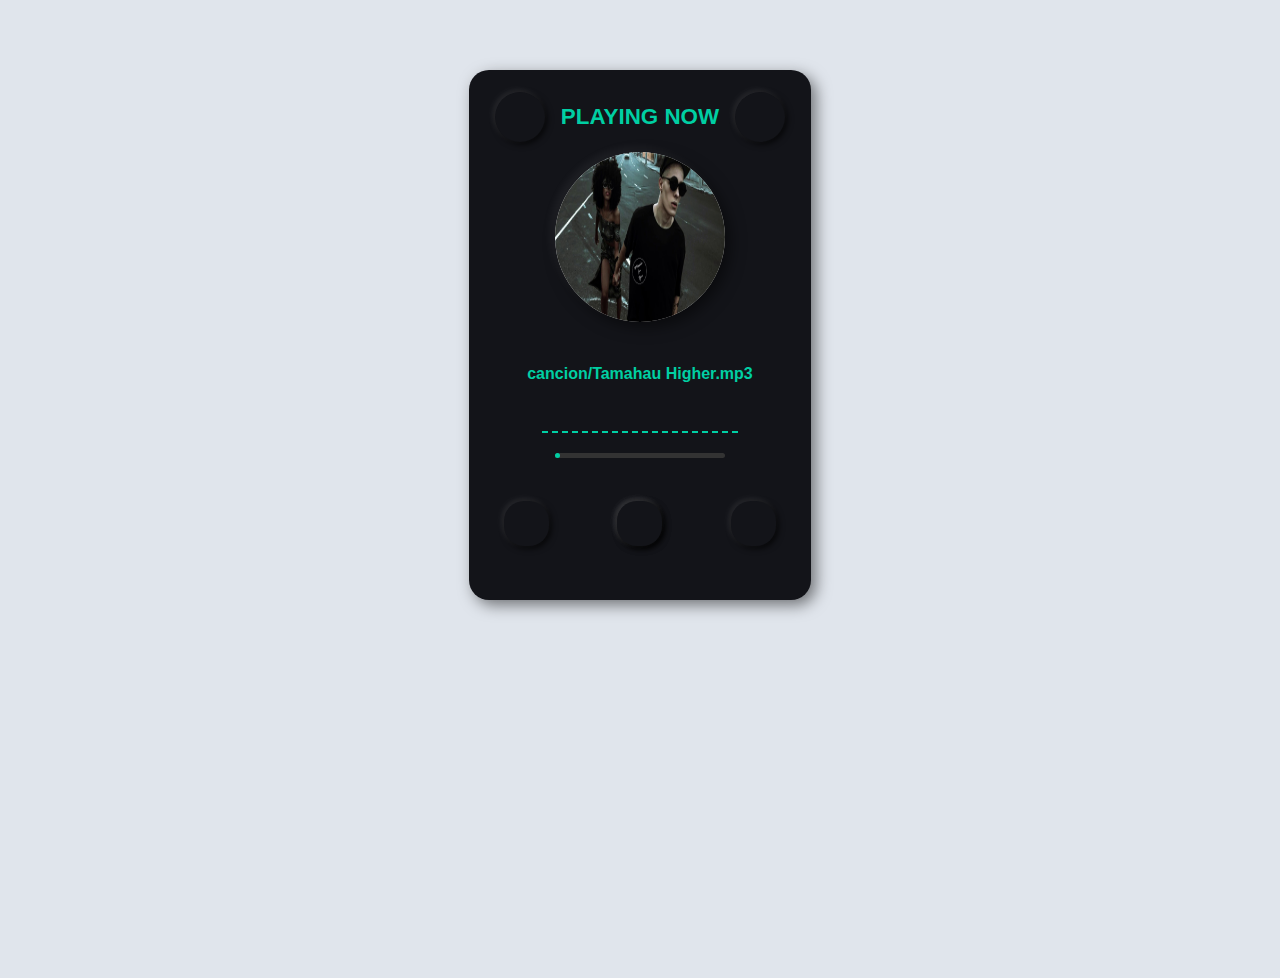
<file: Reproductor-De-Musica-master/index.html>
<!DOCTYPE html>
<html lang="en">
<head>
    <meta charset="UTF-8">
    <meta name="viewport" content="width=device-width, initial-scale=1.0">
    <link rel="stylesheet" href="https://use.fontawesome.com/releases/v5.8.1/css/all.css" integrity="sha384-50oBUHEmvpQ+1lW4y57PTFmhCaXp0ML5d60M1M7uH2+nqUivzIebhndOJK28anvf" crossorigin="anonymous">

    <title>Document</title>
    <link rel="stylesheet" href="cs/estilos.css">
    
</head>
<div class="cont-reprod" id="musica">
    <audio id="audio" src="" ></audio>
    
    <div class="list_reprod">
        <i class="fas fa-arrow-left"></i>
        <h1>PLAYING NOW</h1>
        <i class="fas fa-align-justify"></i>
    </div>

    <div class="ListadoMusica">
    </div>
   
    <div class="img" id="parlante">
        <img src="" id="logo" alt="">
    </div>
    <h2 id="TitleMusica"></h2>
    <div class="cont-barras">
        <div class="item largo"></div>
        <div class="item mediano"></div>
        <div class="item largo"></div>
        <div class="item largo"></div>
        <div class="item mediano"></div>
        <div class="item largo"></div>
        <div class="item mediano"></div>
        <div class="item largo"></div>
        <div class="item mediano"></div>
        <div class="item mediano"></div>
        <div class="item largo"></div>
        <div class="item largo"></div>
        <div class="item mediano"></div>
        <div class="item largo"></div>
        <div class="item mediano"></div>
        <div class="item mediano"></div>
        <div class="item largo"></div>
        <div class="item mediano"></div>
        <div class="item largo"></div>
        <div class="item mediano"></div>
    </div>
    <div class="BarraProgreso">
        <div id="BarraPogre" class="B_Progreso"></div>
       </div>
   <div class="cont-botones">
    <span id="atras" class="fas fa-backward"></span>
    <div class="botones" id="cont_btn">
        <span id="pause" class="btn far fa-pause-circle"></span>
        <span id="play" class="btn far fa-play-circle"></span>
    </div>
    <span id="siguiente"  class="fas fa-forward"></span>
   </div>
</div>
  
    <script src="js/index.js"></script>
</body>
</html>
</file>
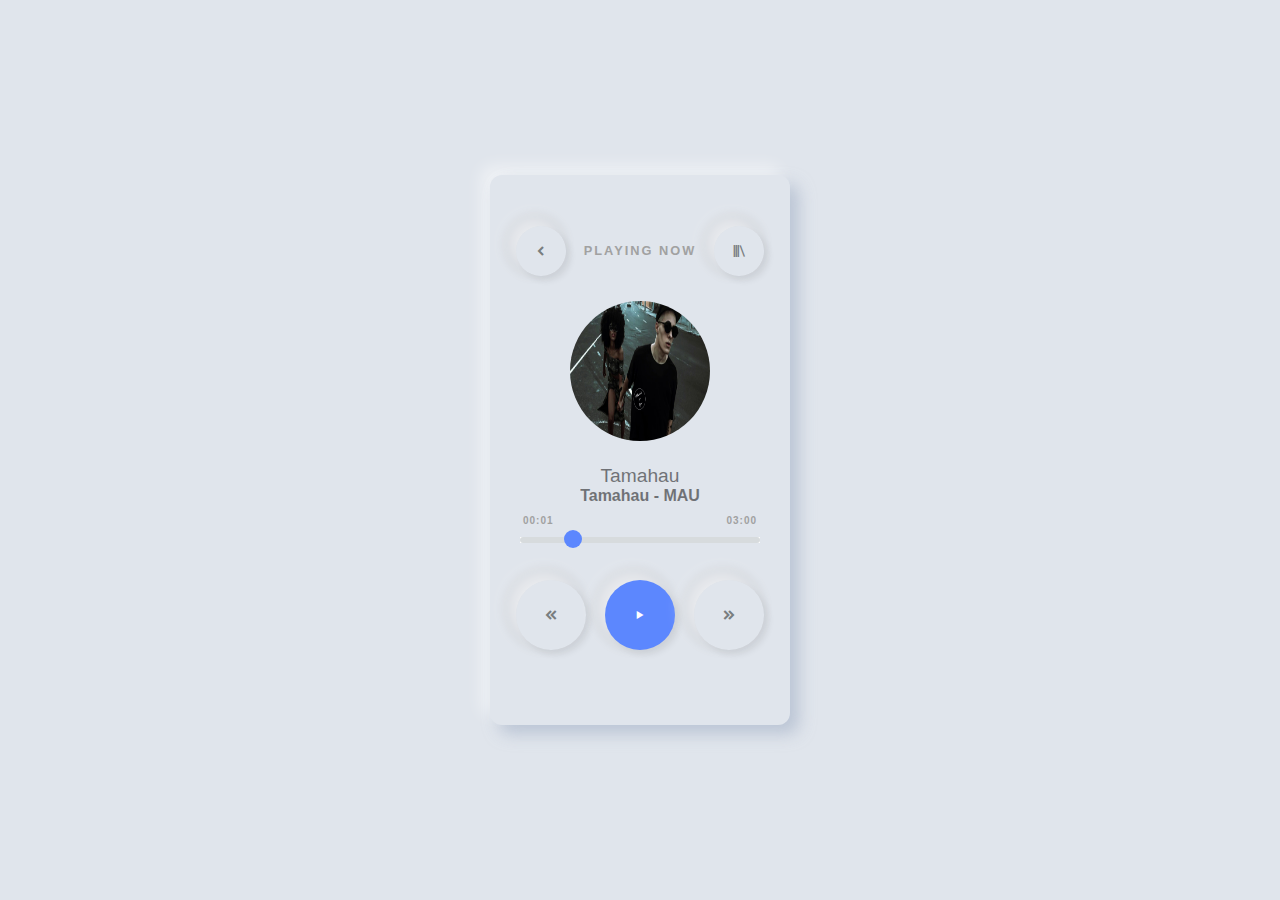
<file: Music_Player/Music.html>
<!DOCTYPE html>
<html lang="en">
<head>
    <meta charset="UTF-8">
    <meta http-equiv="X-UA-Compatible" content="IE=edge">
    <meta name="viewport" content="width=device-width, initial-scale=1.0">
    <title>Document</title>

    <!-- Link css conection to html -->
    <link rel="stylesheet" href="style-music.css">
    <!-- Link de los iconos -->
    <link href='https://unpkg.com/boxicons@2.0.7/css/boxicons.min.css' rel='stylesheet'>
    <!-- -->

</head>
<body>
    <div class="container">
        <div class="player">
            <div class="player__controls">
                <div class="player__btn player__btn--small">
                    <i class='bx bxs-chevron-left'></i>
                </div>
                <h5 class="player__title">Playing now</h5>
                <div class="player__btn player__btn--small">
                    <i class='bx bx-library'></i>
                </div>
            </div>

            <div class="player__album">
                <img src="assets/img/Tamaha-MAU.jpg" alt="Album Cover" class="player__img">
            </div>

            <h2 class="player__artis">Tamahau</h2>
            <h3 class="player__song">Tamahau - MAU</h3>

            <input type="range" value="20" min="0" class="player__level">

            <div class="audio-duration">
                <div class="start">00:01</div>
                <div class="end">03:00</div>
            </div>

            <audio class="player__audio" controls id="audio">
                <source src="assets/music/y2mate.com - Tamahau  Higher.mp3" type="audio/mpeg">
            </audio>

            <!-- Tamaños y botones -->    
            <div class="player__controls">
                <div class="player__btn player__btn--medium">
                    <i class='bx bxs-chevrons-left'></i>
                </div>
                <div class="player__btn player__btn--medium blue" id="play">
                    <i class='bx bx-play play-btn'></i>
                    <i class='bx bx-pause pause-btn hide' style="display: none;"></i>
                 </div>
                <div class="player__btn player__btn--medium">
                    <i class='bx bxs-chevrons-right'></i>
                </div>
            </div>

        </div>
    </div>
    
    
</body>
    <script src="scripts.js"></script>
</html>
</file>
<file: Reproductor-De-Musica-master/cs/estilos.css>
:root{
   --background: #e0e5ec ;
   --gray: #797d7f;
}
*,
*::before,
*::after{
    box-sizing: border-box;
}
body{
   background-color: var(--background);
    height: 100vh;
    overflow: hidden;
    cursor: pointer;
}
.cont-reprod{
   display: flex;
   justify-content: center;
   align-items: center;
   flex-direction: column;
   margin: 70px auto;
   height: 530px;
   width: 27%;
   background-color: #131419;
   box-shadow: -5px -5px 10px  rgba(255,255,255,0.05),
    5px 5px 15px rgba(0,0,0,0.5);
     border-radius: 20px;
}
h1{
    font-size: 1.4em;
}
h1,h2{
   font-family: sans-serif;
   text-align: center;
   color: #00CFA3;
  
}
h2{
   font-size: 1em;
margin-bottom: 20px;
}

.img{
height: 170px;
width: 170px;
background-color: #fff;
border-radius: 50%;
margin-bottom: 30px;
display: flex;
justify-content: center;
align-items: center;

}
img{
    /*object-fit: cover;*/
   height: 100%;
   width: 100%;
   border-radius: 50%;
   box-shadow: -5px -5px 10px  rgba(255,255,255,0.05),
    5px 5px 15px rgba(0,0,0,0.5);
}
/* .bibrar{
animation: vibrar .4s .4s infinite linear alternate;
}*/
.box{
   border-radius: 50%;
   position: absolute;   
}
.box4{
   height: 50px;
   width: 50px;
   background-color:rgb(240, 238, 238);
}
.box3{
   height: 100px;
   width: 100px;
   background-color:rgb(185, 185, 185);
}
.box2{
   height:150px;
   width: 150px;
   background-color: rgb(117, 117, 117);
}
.box1{
   height: 200px;
   width:200px;
    background-color: rgb(66, 66, 66);  
}
.cont-botones{
   height: 70px;
   width: 100%;
   display: flex;
   justify-content: space-around;
   align-items: center;
   margin-bottom: 30px;
}
.punto{
  position: relative;
  top: 20px;
  left: 25px;
   height: 10px;
   width: 10px;
   background-color: #000;
   border-radius: 50%;
}
@keyframes vibrar{
   0%{
       transform: scale(1);
   }
   100%{
       transform: scale(1.1);
   }
}
.cont-botones .botones{
   height: 45px;
   position: relative;
   width: 45px;
   display: flex;
   justify-content: center;
   align-items: center;
  
}
.cont-botones .btn{
   position: absolute;
  
   display: flex;
   justify-content: center;
   align-items: center;
   font-size: 3em;
}
.cont-botones span{
   cursor: pointer;
   border: none;
   color: #00CFA3;
   height: 45px;
   width: 45px;
   border-radius: 50%;
   display: flex;
   justify-content: center;
   align-items: center;
   font-size: 1.5em;
   background-color: #131419;
   box-shadow: -2px -2px 6px  rgba(255,255,255,0.1),
    2px 2px 6px rgba(0,0,0,0.8);
     border-radius: 20px;
     outline: none;
 
}
.BarraProgreso{
   width: 170px;
   height: 5px;
   background-color: #333;
   border-radius: 10px;
   margin-bottom: 30px;
}
.B_Progreso{
   width: 5px;
   height: 5px;
 background-color:#00CFA3;
 border-radius: 10px;
  
}
.cont-barras{
   height: 30px;
   width: 90%;
   margin: 0 auto;
   margin-bottom: 20px;
   display: flex;
   justify-content: center;
   align-items: flex-end;
}
.cont-barras .item{
   margin: 0 2px;
   height: 2px;
   width: 6px;
   background-color:#00CFA3;
   transform-origin: bottom;
 
         }
.cont-barras .largo{
animation-delay: .3s;
}   
.bar1{
    animation: barras .4s infinite linear alternate;
}
         @keyframes barras{
             0%{
                 transform: scaleY(0);
             }
             50%{
                 transform: scaleY(10);
             }
             100%{
                 transform: scaleY(20);
             }
         }

         @media screen and (max-width: 600px){
             .cont-reprod{
                 width: 60%;
             }
         }

.list_reprod{
    display: flex;
    justify-content: space-around;
    align-items: center;
    height: 70px;
    width: 90%;
    color: #00CFA3;
    position: relative;
    top: 0px;
   
}
.list_reprod i{
    box-shadow: -2px -2px 6px  rgba(255,255,255,0.1),
    2px 2px 6px rgba(0,0,0,0.8);
    height: 50px;
    width: 50px;
    border-radius: 50%;
    display: flex;
    font: 1.4em;
    justify-content: center;
    align-items: center;
}
</file>
<file: Music_Player/style-music.css>
/* importacion de la fuente Open Sans en google fonts */
@import url('https://fonts.googleapis.com/css2?family=Open+Sans:wght@300;400;700&display=swap');
/* importacion de la fuente Robot en google fonts */
@import url('https://fonts.googleapis.com/css2?family=Open+Sans:wght@300;400;700&family=Roboto:wght@100;300;500;700&display=swap');
/* importacion otra fuente */
@font-face {
  src: url("https://s3-us-west-2.amazonaws.com/s.cdpn.io/142996/polar.otf");
  font-family: 'Polar';
}

:root{
    --background: #e0e5ec ;
    --gray: #797d7f;
}

*,
*::before,
*::after{
    box-sizing: border-box;
}
body{
    margin: 0;
    font-family: "Raleway", sans-serif;
}
img{
    max-width: 100%;
}    
.container{
    background-color: var(--background);
    display: flex;
    align-items: center;
    justify-content: center;
    min-height: 100vh;
}
.player{
    width: 300px;
    height: 550px;
    background-color: var(--background);
    display: flex;
    flex-direction: column;
    align-items: center;
    justify-content: center;
    border-radius: 12px;
    box-shadow: 9px 9px 16px rgba(163,177,198, 0.6),
    -9px -9px 16px rgba(255, 255, 255, 0.5);
}
.player__controls{
    display: flex;
    width: 95%;
    justify-content: space-evenly;
    align-items: center;
    margin-bottom: 25px;
}
.player__btn{
    cursor: pointer;
    border-radius: 50%;
    display: flex;
    justify-content: center;
    align-items: center;
    box-shadow: -8px -8px 20px 0px #fff9, -6px -6px
    8px 8px #0001, 5px 5px 6px 0px #0001;
    color: var(--gray );
}
.player__btn:active{
    box-shadow: inset -8px -8px 20px #fff9,
    inset -5px -5px 0px, inset 8px 8px 20px #cfcfcf66, 
    inset 5px 5px 6px #0001;
}
.player__btn--small{
    min-width: 50px;
    min-height: 50px;
}
.player__title{
    font-weight: 600;
    font-size: 0.8em;
    color: #a1a1a1;
    text-transform: uppercase;
    letter-spacing: 2px;
    margin: 0;
}
.player__album{
    width:  140px;
}
.player__img{
    border-radius: 50%;
    height: 140px;
    background-size: cover;
    box-shadow: 2px 2px 7px rgba(163, 177, 198), -2px -2px 7px rgba(163, 177, 198) 
    -8px, -8px, 50px rgba(255, 255, 255, 0.8), 3px 3px 25px rgba(0, 0, 0, 0.6);
}
.player__artis{
    font-size: 1.2em;
    font-weight: 500;
    opacity: 0.5;
    margin: 20px 0px 0px 0px;
}
.player__song{
     position: relative;
     width: 100%;
     text-align: center;
     font-weight: 4 00;
     font-size: 1em;
     margin-bottom: 47px;
     opacity: 0.5;
     margin: 0;
     margin-bottom: 30px;
}
.player__level{
    width: 80%;
    -webkit-appearance: none;
}
.player__level::-webkit-slider-runnable-track{
    background-color: #d7dbdd;
    height: 6px;
    border-radius: 3px;
}
.player__level::-webkit-slider-thumb{
    -webkit-appearance: none;
    border-radius: 100%;
    background-color: #5c87fe;
    height: 18px;
    width: 18px;
    margin-top: -7px;
}
.audio-duration{
    margin-top: -30px;
    display: flex;
    width: 78%;
    font-size: 10px;
    font-weight: 600;
    color: #a1a1a1;
    letter-spacing: 1px;
}
.start{
    flex: 1;
}
.player__audio{
    visibility: hidden;
}
/* para los botones pequeños */
.player__btn--medium{
    min-height: 70px;
    min-width: 70px;
}
.blue{
    background-color: #5c87fe;
    color: #fff;
}
.hide{
    display: none;
}
</file>
